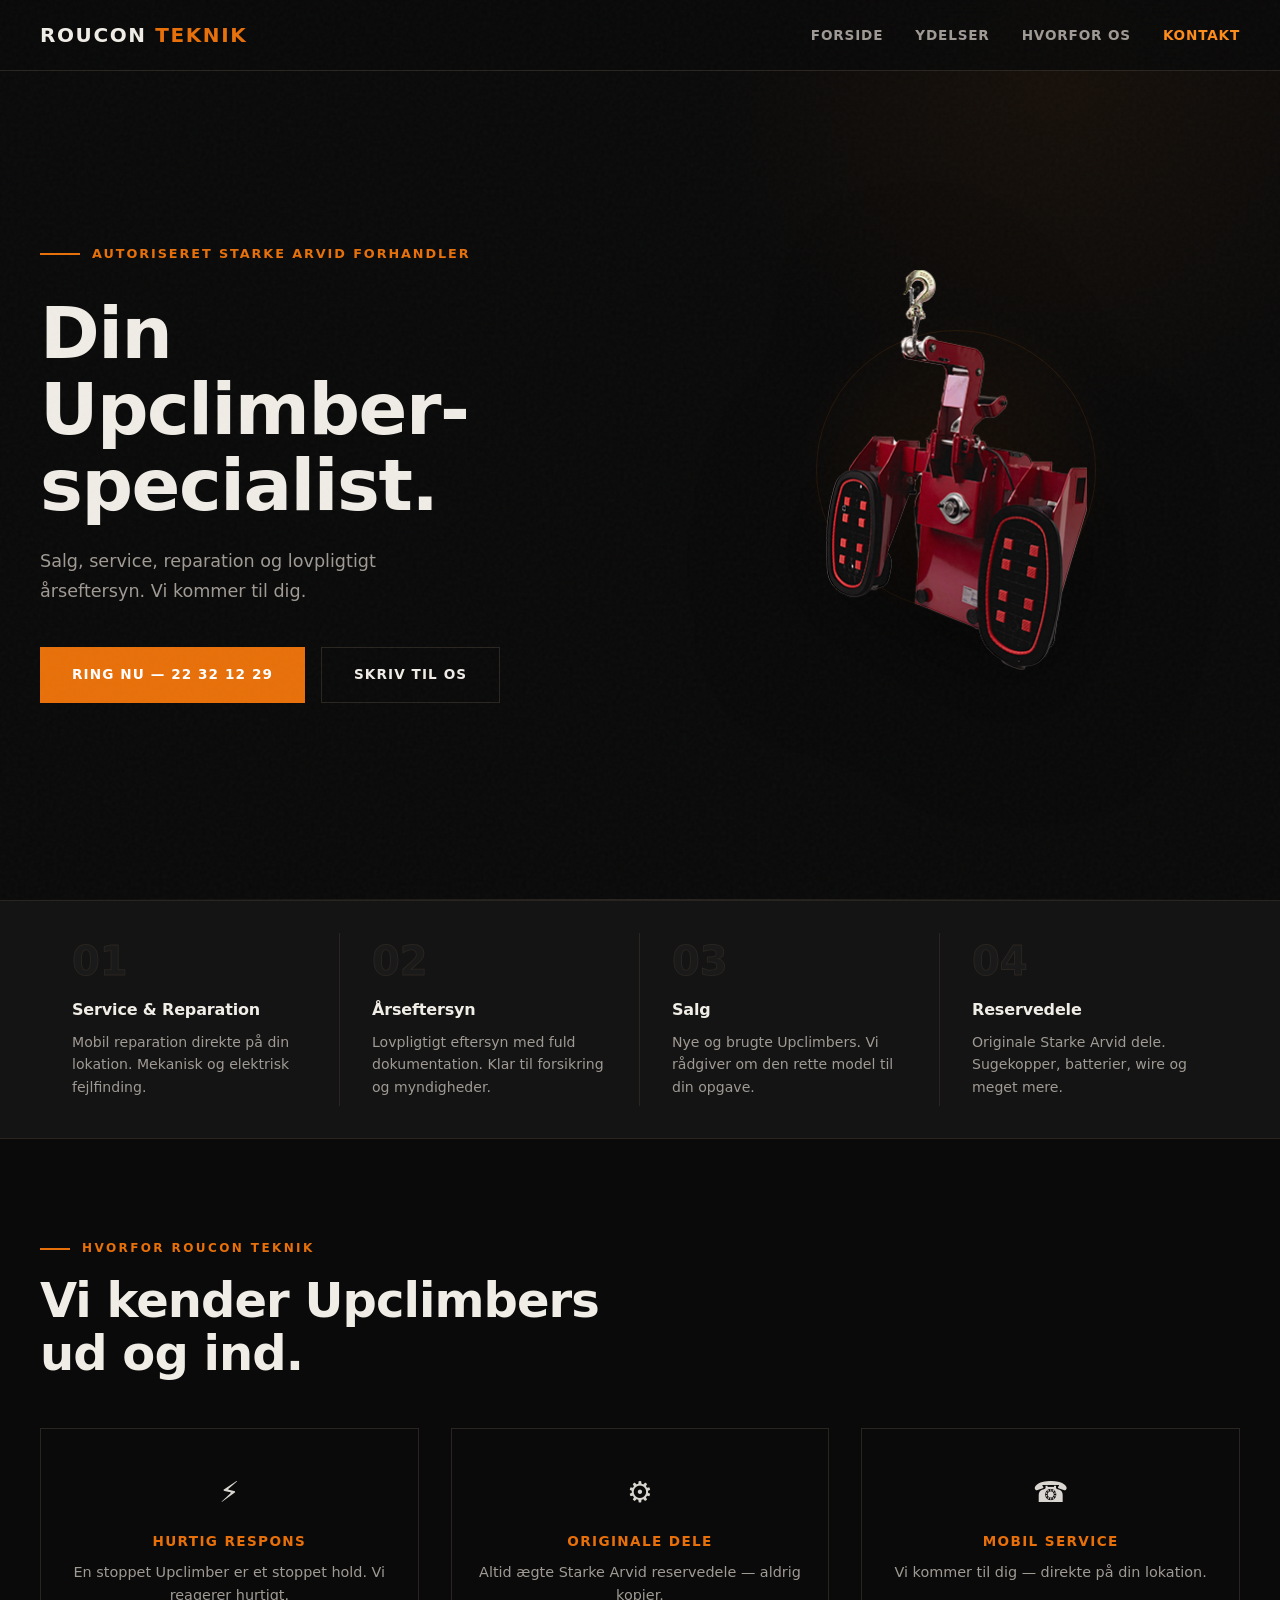
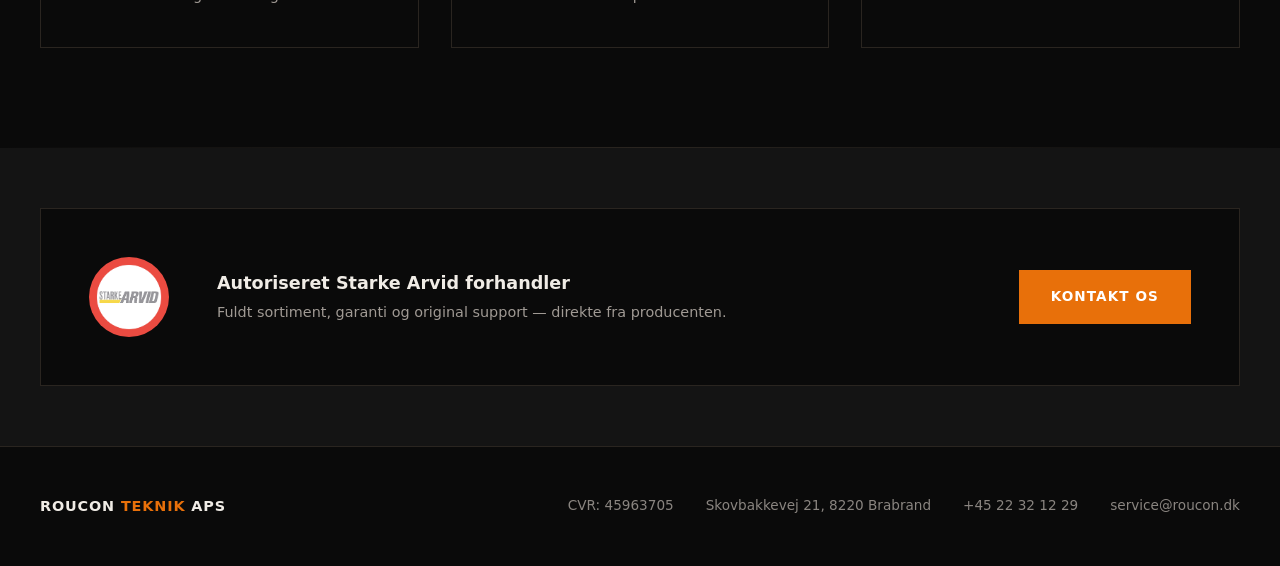
<file: upclimber.html>
<!DOCTYPE html>
<html lang="da">
<head>
    <meta charset="UTF-8">
    <meta name="author" content="Entropy Control">
    <meta name="viewport" content="width=device-width, initial-scale=1.0">
    <title>Upclimber — Salg, Service & Reparation | Roucon Teknik ApS</title>
    <meta name="description" content="Roucon Teknik ApS — Autoriseret Starke Arvid forhandler. Salg, service, reparation og lovpligtigt årseftersyn af Upclimbers.">
    <meta property="og:title" content="Upclimber — Roucon Teknik ApS">
    <meta property="og:description" content="Salg, service, reparation og årseftersyn af Upclimbers. Autoriseret Starke Arvid forhandler.">
    <meta property="og:type" content="website">
    <link rel="icon" href="data:image/svg+xml,<svg xmlns='http://www.w3.org/2000/svg' viewBox='0 0 100 100'><text y='.9em' font-size='90'>🔧</text></svg>">
    <link rel="stylesheet" href="styles.css">
</head>
<body class="page-upclimber">

    <!-- NAVIGATION -->
    <nav>
        <div class="nav-inner">
            <a href="index.html" class="nav-logo">ROUCON <span>TEKNIK</span></a>
            <ul class="nav-links" id="navLinks">
                <li><a href="index.html">Forside</a></li>
                <li><a href="#ydelser">Ydelser</a></li>
                <li><a href="#hvorfor">Hvorfor os</a></li>
                <li><a href="#contact">Kontakt</a></li>
            </ul>
            <button class="nav-toggle" id="navToggle" aria-label="Menu">
                <span></span>
                <span></span>
                <span></span>
            </button>
        </div>
    </nav>

    <main>

        <!-- SPLIT HERO -->
        <section class="uc-hero">
            <div class="uc-hero-inner">
                <div class="uc-hero-text">
                    <div class="hero-tag">Autoriseret Starke Arvid forhandler</div>
                    <h1>Din Upclimber-<span class="line-accent">specialist.</span></h1>
                    <p class="uc-hero-desc">
                        Salg, service, reparation og lovpligtigt årseftersyn. Vi kommer til dig.
                    </p>
                    <div class="hero-cta-group">
                        <a href="tel:+4522321229" class="btn btn-primary">Ring nu — 22 32 12 29</a>
                        <a href="mailto:service@roucon.dk" class="btn btn-outline">Skriv til os</a>
                    </div>
                </div>
                <div class="uc-hero-visual">
                    <div class="uc-hero-img-wrap">
                        <img src="img/upclimber.png" alt="Starke Arvid Upclimber" class="uc-hero-img">
                    </div>
                </div>
            </div>
        </section>

        <!-- SERVICE PILLARS — horizontal strip -->
        <section class="uc-pillars" id="ydelser">
            <div class="uc-pillars-inner">
                <div class="uc-pillar">
                    <div class="uc-pillar-number">01</div>
                    <h3>Service & Reparation</h3>
                    <p>Mobil reparation direkte på din lokation. Mekanisk og elektrisk fejlfinding.</p>
                </div>
                <div class="uc-pillar">
                    <div class="uc-pillar-number">02</div>
                    <h3>Årseftersyn</h3>
                    <p>Lovpligtigt eftersyn med fuld dokumentation. Klar til forsikring og myndigheder.</p>
                </div>
                <div class="uc-pillar">
                    <div class="uc-pillar-number">03</div>
                    <h3>Salg</h3>
                    <p>Nye og brugte Upclimbers. Vi rådgiver om den rette model til din opgave.</p>
                </div>
                <div class="uc-pillar">
                    <div class="uc-pillar-number">04</div>
                    <h3>Reservedele</h3>
                    <p>Originale Starke Arvid dele. Sugekopper, batterier, wire og meget mere.</p>
                </div>
            </div>
        </section>

        <!-- WHY US — compact -->
        <section class="uc-why" id="hvorfor">
            <div class="section-inner">
                <div class="section-label">Hvorfor Roucon Teknik</div>
                <h2 class="section-title">Vi kender Upclimbers<br>ud og ind.</h2>
                <div class="uc-why-grid">
                    <div class="uc-why-item">
                        <div class="uc-why-icon">&#9889;</div>
                        <h4>Hurtig respons</h4>
                        <p>En stoppet Upclimber er et stoppet hold. Vi reagerer hurtigt.</p>
                    </div>
                    <div class="uc-why-item">
                        <div class="uc-why-icon">&#9881;</div>
                        <h4>Originale dele</h4>
                        <p>Altid ægte Starke Arvid reservedele — aldrig kopier.</p>
                    </div>
                    <div class="uc-why-item">
                        <div class="uc-why-icon">&#9742;</div>
                        <h4>Mobil service</h4>
                        <p>Vi kommer til dig — direkte på din lokation.</p>
                    </div>
                </div>
            </div>
        </section>

        <!-- PARTNER BANNER -->
        <section class="uc-partner-banner" id="contact">
            <div class="uc-partner-banner-inner">
                <img src="img/starke-avid-logo-round.png" alt="Starke Arvid logo" class="uc-partner-banner-logo">
                <div class="uc-partner-banner-text">
                    <h3>Autoriseret Starke Arvid forhandler</h3>
                    <p>Fuldt sortiment, garanti og original support — direkte fra producenten.</p>
                </div>
                <a href="tel:+4522321229" class="btn btn-primary">Kontakt os</a>
            </div>
        </section>

    </main>

    <!-- STICKY CTA BAR (mobile) -->
    <div class="uc-sticky-cta">
        <a href="tel:+4522321229" class="btn btn-primary">Ring +45 22 32 12 29</a>
    </div>

    <!-- FOOTER -->
    <footer>
        <div class="footer-inner">
            <div class="footer-brand">Roucon<span> Teknik</span> ApS</div>
            <div class="footer-info">
                <span>CVR: 45963705</span>
                <span>Skovbakkevej 21, 8220 Brabrand</span>
                <a href="tel:+4522321229">+45 22 32 12 29</a>
                <a href="mailto:service@roucon.dk">service@roucon.dk</a>
            </div>
        </div>
    </footer>

    <script src="nav.js"></script>

</body>
</html>
</file>
<file: styles.css>
*, *::before, *::after {
    margin: 0;
    padding: 0;
    box-sizing: border-box;
}

:focus:not(:focus-visible) {
    outline: none;
}

:root {
    --bg-dark: #0a0a0a;
    --bg-card: #141414;
    --bg-elevated: #1a1a1a;
    --accent: #e8700a;
    --accent-bright: #ff8c1a;
    --text-primary: #f0ece6;
    --text-secondary: #a09a94;
    --text-muted: #8a8580;
    --border: #2a2520;
    --font-body: 'Segoe UI', system-ui, -apple-system, sans-serif;
}

html {
    scroll-behavior: smooth;
}

body {
    font-family: var(--font-body);
    background-color: var(--bg-dark);
    color: var(--text-primary);
    line-height: 1.6;
    overflow-x: hidden;
    caret-color: transparent;
}

/* === NOISE TEXTURE OVERLAY === */
body::before {
    content: '';
    position: fixed;
    top: 0;
    left: 0;
    width: 100%;
    height: 100%;
    opacity: 0.03;
    background-image: url("data:image/svg+xml,%3Csvg viewBox='0 0 256 256' xmlns='http://www.w3.org/2000/svg'%3E%3Cfilter id='noise'%3E%3CfeTurbulence type='fractalNoise' baseFrequency='0.9' numOctaves='4' stitchTiles='stitch'/%3E%3C/filter%3E%3Crect width='100%25' height='100%25' filter='url(%23noise)'/%3E%3C/svg%3E");
    pointer-events: none;
    z-index: 9999;
}

/* === NAVIGATION === */
nav {
    position: fixed;
    top: 0;
    left: 0;
    right: 0;
    z-index: 1000;
    background: rgba(10, 10, 10, 0.85);
    backdrop-filter: blur(20px);
    border-bottom: 1px solid var(--border);
    padding: 0 2rem;
}

.nav-inner {
    max-width: 1200px;
    margin: 0 auto;
    display: flex;
    align-items: center;
    justify-content: space-between;
    height: 70px;
}

.nav-logo {
    font-size: 1.25rem;
    font-weight: 800;
    letter-spacing: 0.08em;
    text-transform: uppercase;
    color: var(--text-primary);
    text-decoration: none;
}

.nav-logo span {
    color: var(--accent);
}

.nav-links {
    display: flex;
    gap: 2rem;
    list-style: none;
}

.nav-links a {
    color: var(--text-secondary);
    text-decoration: none;
    font-size: 0.85rem;
    font-weight: 600;
    letter-spacing: 0.06em;
    text-transform: uppercase;
    transition: color 0.3s;
}

.nav-links a:hover,
.nav-links a.active {
    color: var(--accent-bright);
}

.nav-pill {
    background: rgba(232, 112, 10, 0.12);
    color: var(--accent-bright) !important;
    padding: 0.35rem 0.9rem;
    border-radius: 100px;
    transition: background 0.3s, color 0.3s;
}

.nav-pill:hover {
    background: rgba(232, 112, 10, 0.25);
}

.nav-toggle {
    display: none;
    background: none;
    border: none;
    cursor: pointer;
    padding: 0.5rem;
}

.nav-toggle span {
    display: block;
    width: 24px;
    height: 2px;
    background: var(--text-primary);
    margin: 6px 0;
    transition: 0.3s;
    transform-origin: center;
}

.nav-toggle.active span:nth-child(1) {
    transform: translateY(8px) rotate(45deg);
}

.nav-toggle.active span:nth-child(2) {
    opacity: 0;
}

.nav-toggle.active span:nth-child(3) {
    transform: translateY(-8px) rotate(-45deg);
}

/* === HERO === */
.hero {
    min-height: 100vh;
    display: flex;
    align-items: center;
    position: relative;
    padding: 120px 2rem 80px;
    overflow: hidden;
}

.hero::before {
    content: '';
    position: absolute;
    top: -50%;
    right: -20%;
    width: 800px;
    height: 800px;
    background: radial-gradient(circle, rgba(232, 112, 10, 0.08) 0%, transparent 70%);
    pointer-events: none;
}

.hero::after {
    content: '';
    position: absolute;
    bottom: 0;
    left: 0;
    right: 0;
    height: 1px;
    background: linear-gradient(90deg, transparent, var(--border), transparent);
}

.hero-inner {
    max-width: 1200px;
    margin: 0 auto;
    width: 100%;
}

/* === HERO BAR (full-bleed divider) === */
.hero-bar {
    height: 120px;
    overflow: hidden;
    position: relative;
}

.hero-bar::before,
.hero-bar::after {
    content: '';
    position: absolute;
    left: 0;
    right: 0;
    height: 1px;
    background: linear-gradient(90deg, transparent, var(--border), transparent);
    z-index: 1;
}

.hero-bar::before { top: 0; }
.hero-bar::after { bottom: 0; }

.hero-bar img {
    width: 100%;
    height: 100%;
    object-fit: cover;
    object-position: center 50%;
    display: block;
    filter: saturate(0.5) contrast(1.1) brightness(0.7);
}

.hero-tag {
    display: inline-flex;
    align-items: center;
    gap: 0.75rem;
    font-size: 0.8rem;
    font-weight: 700;
    letter-spacing: 0.15em;
    text-transform: uppercase;
    color: var(--accent);
    margin-bottom: 2rem;
}

.hero-tag::before {
    content: '';
    display: block;
    width: 40px;
    height: 2px;
    background: var(--accent);
}

.hero h1 {
    font-size: clamp(2.8rem, 7vw, 5.5rem);
    font-weight: 900;
    line-height: 1.05;
    letter-spacing: -0.02em;
    margin-bottom: 1.5rem;
    max-width: 900px;
}

.hero h1 .line-accent {
    color: var(--accent);
    display: block;
}

.hero-desc {
    font-size: 1.15rem;
    color: var(--text-secondary);
    max-width: 560px;
    margin-bottom: 2.5rem;
    line-height: 1.7;
}

.hero-cta-group {
    display: flex;
    gap: 1rem;
    flex-wrap: wrap;
}

/* === BUTTONS === */
.btn {
    display: inline-flex;
    align-items: center;
    gap: 0.5rem;
    padding: 1rem 2rem;
    font-size: 0.85rem;
    font-weight: 700;
    letter-spacing: 0.08em;
    text-transform: uppercase;
    text-decoration: none;
    border: none;
    cursor: pointer;
    transition: all 0.3s;
}

.btn-primary {
    background: var(--accent);
    color: #fff;
}

.btn-primary:hover {
    background: var(--accent-bright);
    transform: translateY(-2px);
    box-shadow: 0 8px 30px rgba(232, 112, 10, 0.3);
}

.btn-outline {
    background: transparent;
    color: var(--text-primary);
    border: 1px solid var(--border);
}

.btn-outline:hover {
    border-color: var(--accent);
    color: var(--accent-bright);
}

/* === HERO STATS (index) === */
.hero-stats {
    display: flex;
    gap: 3rem;
    margin-top: 4rem;
    padding-top: 3rem;
    border-top: 1px solid var(--border);
}

.hero-stat-number {
    font-size: 2rem;
    font-weight: 900;
    color: var(--accent);
    display: block;
}

.hero-stat-label {
    font-size: 0.8rem;
    color: var(--text-muted);
    text-transform: uppercase;
    letter-spacing: 0.08em;
    font-weight: 600;
}

/* === SECTION SHARED === */
section {
    padding: 100px 2rem;
    position: relative;
}

section::after {
    content: '';
    position: absolute;
    bottom: 0;
    left: 0;
    right: 0;
    height: 1px;
    background: linear-gradient(90deg, transparent, var(--border), transparent);
}

.section-inner {
    max-width: 1200px;
    margin: 0 auto;
}

.section-label {
    font-size: 0.75rem;
    font-weight: 700;
    letter-spacing: 0.2em;
    text-transform: uppercase;
    color: var(--accent);
    margin-bottom: 1rem;
    display: flex;
    align-items: center;
    gap: 0.75rem;
}

.section-label::before {
    content: '';
    width: 30px;
    height: 2px;
    background: var(--accent);
}

.section-title {
    font-size: clamp(2rem, 4vw, 3rem);
    font-weight: 900;
    line-height: 1.1;
    margin-bottom: 1.5rem;
    letter-spacing: -0.02em;
}

.section-desc {
    color: var(--text-secondary);
    max-width: 600px;
    font-size: 1.05rem;
    line-height: 1.7;
}

/* === OM OS (index) === */
.about {
    background: var(--bg-card);
}

.about-grid {
    display: grid;
    grid-template-columns: 1fr 1fr;
    gap: 4rem;
    margin-top: 3rem;
    align-items: start;
}

.about-text p {
    color: var(--text-secondary);
    margin-bottom: 1.25rem;
    line-height: 1.8;
    font-size: 1.05rem;
}

.about-text strong {
    color: var(--text-primary);
}

.about-highlights {
    display: flex;
    flex-direction: column;
    gap: 1.5rem;
}

.about-highlight {
    background: var(--bg-dark);
    border: 1px solid var(--border);
    padding: 1.75rem;
    position: relative;
    overflow: hidden;
}

.about-highlight::before {
    content: '';
    position: absolute;
    left: 0;
    top: 0;
    bottom: 0;
    width: 3px;
    background: var(--accent);
}

.about-highlight-title {
    font-size: 0.8rem;
    font-weight: 700;
    text-transform: uppercase;
    letter-spacing: 0.1em;
    color: var(--accent);
    margin-bottom: 0.5rem;
}

.about-highlight p {
    color: var(--text-secondary);
    font-size: 0.95rem;
    line-height: 1.6;
}

/* === YDELSER (index) === */
.services-grid {
    display: grid;
    grid-template-columns: repeat(2, 1fr);
    gap: 1.5rem;
    margin-top: 3rem;
}

.service-card {
    background: var(--bg-card);
    border: 1px solid var(--border);
    padding: 2.5rem;
    position: relative;
    overflow: hidden;
    transition: all 0.4s;
}

.service-card:hover {
    border-color: var(--accent);
    transform: translateY(-4px);
    box-shadow: 0 20px 60px rgba(0, 0, 0, 0.4);
}

.service-card::after {
    content: '';
    position: absolute;
    top: 0;
    left: 0;
    right: 0;
    height: 3px;
    background: linear-gradient(90deg, var(--accent), transparent);
    opacity: 0;
    transition: opacity 0.4s;
}

.service-card:hover::after {
    opacity: 1;
}

.service-number {
    font-size: 4rem;
    font-weight: 900;
    color: var(--bg-elevated);
    line-height: 1;
    margin-bottom: 1rem;
    -webkit-text-stroke: 1px var(--border);
}

.service-card:hover .service-number {
    -webkit-text-stroke: 1px var(--accent);
    color: rgba(232, 112, 10, 0.05);
}

.service-title {
    font-size: 1.35rem;
    font-weight: 800;
    margin-bottom: 0.75rem;
    letter-spacing: -0.01em;
}

.service-desc {
    color: var(--text-secondary);
    line-height: 1.7;
    font-size: 0.95rem;
}

.service-card-upclimber {
    grid-column: 1 / -1;
    display: flex;
    align-items: center;
    gap: 2.5rem;
}

.service-card-upclimber-text {
    flex: 1;
}

.service-card-upclimber-img {
    flex-shrink: 0;
    width: 275px;
    position: relative;
    display: flex;
    align-items: center;
    justify-content: center;
    align-self: stretch;
}

.service-card-upclimber-img::before {
    content: '';
    position: absolute;
    width: 200px;
    height: 200px;
    border-radius: 50%;
    background: radial-gradient(circle, rgba(232, 112, 10, 0.15) 0%, transparent 70%);
    top: 50%;
    left: 50%;
    transform: translate(-50%, -50%);
    pointer-events: none;
}

.service-card-upclimber-img img {
    max-width: 100%;
    max-height: 180px;
    object-fit: contain;
    filter: drop-shadow(0 20px 40px rgba(0, 0, 0, 0.5));
    transform: translateY(-10px);
    transition: transform 0.5s ease, filter 0.5s ease;
}

.service-card-upclimber:hover .service-card-upclimber-img img {
    transform: translateY(-20px) scale(1.05);
    filter: drop-shadow(0 30px 50px rgba(0, 0, 0, 0.6)) drop-shadow(0 0 20px rgba(232, 112, 10, 0.15));
}

.service-link {
    display: inline-block;
    margin-top: 1rem;
    font-size: 0.8rem;
    font-weight: 700;
    letter-spacing: 0.08em;
    text-transform: uppercase;
    color: var(--accent);
    text-decoration: none;
    transition: color 0.3s;
}

.service-link:hover {
    color: var(--accent-bright);
}

/* === KONTAKT === */
.contact {
    background: var(--bg-card);
}

.contact-grid {
    display: grid;
    grid-template-columns: 1fr 1fr;
    gap: 4rem;
    margin-top: 3rem;
}

.contact-info {
    display: flex;
    flex-direction: column;
    gap: 2rem;
}

.contact-item {
    display: flex;
    align-items: flex-start;
    gap: 1rem;
}

.contact-icon {
    width: 48px;
    height: 48px;
    background: var(--bg-dark);
    border: 1px solid var(--border);
    display: flex;
    align-items: center;
    justify-content: center;
    flex-shrink: 0;
    font-size: 1.1rem;
}

.contact-item-label {
    font-size: 0.75rem;
    font-weight: 700;
    text-transform: uppercase;
    letter-spacing: 0.1em;
    color: var(--text-muted);
    margin-bottom: 0.25rem;
}

.contact-item-value {
    color: var(--text-primary);
    font-size: 1rem;
    font-weight: 600;
}

.contact-item-value a {
    color: var(--text-primary);
    text-decoration: none;
    transition: color 0.3s;
}

.contact-item-value a:hover {
    color: var(--accent-bright);
}

.copy-btn {
    display: inline-flex;
    align-items: center;
    justify-content: center;
    padding: 0.25rem 0.6rem;
    background: var(--bg-dark);
    border: 1px solid var(--border);
    color: var(--text-muted);
    cursor: pointer;
    font-size: 0.75rem;
    font-weight: 600;
    margin-left: 0.5rem;
    vertical-align: middle;
    transition: all 0.3s;
}

.copy-btn:hover {
    border-color: var(--accent);
    color: var(--accent);
}

.copy-btn.copied {
    border-color: #4caf50;
    color: #4caf50;
}

.contact-cta {
    background: var(--bg-dark);
    border: 1px solid var(--border);
    padding: 2.5rem;
    display: flex;
    flex-direction: column;
    justify-content: center;
}

.contact-cta h3 {
    font-size: 1.5rem;
    font-weight: 800;
    margin-bottom: 1rem;
}

.contact-cta p {
    color: var(--text-secondary);
    line-height: 1.7;
    margin-bottom: 2rem;
}

.contact-cta .btn {
    align-self: flex-start;
}

/* === FOOTER === */
footer {
    padding: 3rem 2rem;
    border-top: 1px solid var(--border);
    background: var(--bg-dark);
}

.footer-inner {
    max-width: 1200px;
    margin: 0 auto;
    display: flex;
    align-items: center;
    justify-content: space-between;
    flex-wrap: wrap;
    gap: 1rem;
}

.footer-brand {
    font-size: 0.9rem;
    font-weight: 700;
    letter-spacing: 0.06em;
    text-transform: uppercase;
}

.footer-brand span {
    color: var(--accent);
}

.footer-info {
    color: var(--text-muted);
    font-size: 0.85rem;
    display: flex;
    gap: 2rem;
    flex-wrap: wrap;
}

.footer-info a {
    color: var(--text-muted);
    text-decoration: none;
    transition: color 0.3s;
}

.footer-info a:hover {
    color: var(--accent);
}

/* === UPCLIMBER PAGE === */

/* Split hero */
.uc-hero {
    min-height: 100vh;
    display: flex;
    align-items: center;
    padding: 120px 2rem 80px;
    overflow: hidden;
}

.uc-hero::before {
    content: '';
    position: absolute;
    top: -30%;
    right: -10%;
    width: 700px;
    height: 700px;
    background: radial-gradient(circle, rgba(232, 112, 10, 0.06) 0%, transparent 70%);
    pointer-events: none;
}

.uc-hero-inner {
    max-width: 1200px;
    margin: 0 auto;
    width: 100%;
    display: grid;
    grid-template-columns: 1fr 1fr;
    gap: 4rem;
    align-items: center;
}

.uc-hero h1 {
    font-size: clamp(2.5rem, 6vw, 4.5rem);
    font-weight: 900;
    line-height: 1.05;
    letter-spacing: -0.02em;
    margin-bottom: 1.5rem;
}

.uc-hero-desc {
    font-size: 1.1rem;
    color: var(--text-secondary);
    max-width: 440px;
    margin-bottom: 2.5rem;
    line-height: 1.7;
}

.uc-hero-visual {
    display: flex;
    align-items: center;
    justify-content: center;
}

.uc-hero-img-wrap {
    position: relative;
    display: flex;
    align-items: center;
    justify-content: center;
}

.uc-hero-img-wrap::before {
    content: '';
    position: absolute;
    width: 320px;
    height: 320px;
    border-radius: 50%;
    background: radial-gradient(circle, rgba(232, 112, 10, 0.1) 0%, transparent 70%);
    pointer-events: none;
}

.uc-hero-img-wrap::after {
    content: '';
    position: absolute;
    width: 280px;
    height: 280px;
    border: 1px solid rgba(232, 112, 10, 0.12);
    border-radius: 50%;
    pointer-events: none;
}

.uc-hero-img {
    max-height: 400px;
    width: auto;
    filter: drop-shadow(0 30px 60px rgba(0, 0, 0, 0.6));
    position: relative;
    z-index: 1;
    animation: uc-float 4s ease-in-out infinite;
}

@keyframes uc-float {
    0%, 100% { transform: translateY(0); }
    50% { transform: translateY(-12px); }
}

/* Pillars strip */
.uc-pillars {
    background: var(--bg-card);
    padding: 0;
    border-top: 1px solid var(--border);
    border-bottom: 1px solid var(--border);
}

.uc-pillars::after {
    display: none;
}

.uc-pillars-inner {
    max-width: 1200px;
    margin: 0 auto;
    display: grid;
    grid-template-columns: repeat(4, 1fr);
}

.uc-pillar {
    padding: 2.5rem 2rem;
    position: relative;
}

.uc-pillar:not(:last-child)::after {
    content: '';
    position: absolute;
    right: 0;
    top: 2rem;
    bottom: 2rem;
    width: 1px;
    background: var(--border);
}

.uc-pillar-number {
    font-size: 2.5rem;
    font-weight: 900;
    color: var(--bg-elevated);
    -webkit-text-stroke: 1px var(--border);
    line-height: 1;
    margin-bottom: 1rem;
    transition: all 0.3s;
}

.uc-pillar:hover .uc-pillar-number {
    -webkit-text-stroke: 1px var(--accent);
    color: rgba(232, 112, 10, 0.05);
}

.uc-pillar h3 {
    font-size: 1rem;
    font-weight: 800;
    margin-bottom: 0.5rem;
    letter-spacing: -0.01em;
}

.uc-pillar p {
    color: var(--text-secondary);
    font-size: 0.88rem;
    line-height: 1.6;
}

/* Why us */
.uc-why {
    background: var(--bg-dark);
}

.uc-why-grid {
    display: grid;
    grid-template-columns: repeat(3, 1fr);
    gap: 2rem;
    margin-top: 3rem;
}

.uc-why-item {
    text-align: center;
    padding: 2.5rem 1.5rem;
    border: 1px solid var(--border);
    transition: all 0.4s;
}

.uc-why-item:hover {
    border-color: var(--accent);
    transform: translateY(-4px);
    box-shadow: 0 20px 60px rgba(0, 0, 0, 0.4);
}

.uc-why-icon {
    font-size: 1.8rem;
    margin-bottom: 1rem;
    opacity: 0.9;
}

.uc-why-item h4 {
    font-size: 0.85rem;
    font-weight: 700;
    text-transform: uppercase;
    letter-spacing: 0.1em;
    color: var(--accent);
    margin-bottom: 0.5rem;
}

.uc-why-item p {
    color: var(--text-secondary);
    font-size: 0.9rem;
    line-height: 1.6;
}

/* Partner banner */
.uc-partner-banner {
    background: var(--bg-card);
    padding: 60px 2rem;
}

.uc-partner-banner::after {
    display: none;
}

.uc-partner-banner-inner {
    max-width: 1200px;
    margin: 0 auto;
    display: flex;
    align-items: center;
    gap: 3rem;
    background: var(--bg-dark);
    border: 1px solid var(--border);
    padding: 3rem;
}

.uc-partner-banner-logo {
    width: 80px;
    height: 80px;
    border-radius: 50%;
    object-fit: cover;
    flex-shrink: 0;
}

.uc-partner-banner-text {
    flex: 1;
}

.uc-partner-banner-text h3 {
    font-size: 1.1rem;
    font-weight: 800;
    margin-bottom: 0.25rem;
}

.uc-partner-banner-text p {
    color: var(--text-secondary);
    font-size: 0.9rem;
}

.uc-partner-banner .btn {
    flex-shrink: 0;
}

/* Sticky CTA (mobile only) */
.uc-sticky-cta {
    display: none;
}

/* === RESPONSIVE === */
@media (max-width: 900px) {
    .about-grid,
    .contact-grid {
        grid-template-columns: 1fr;
        gap: 2.5rem;
    }

    .services-grid {
        grid-template-columns: 1fr;
    }

    .hero-bar {
        height: 90px;
    }

    .hero-stats {
        gap: 2rem;
    }

    .uc-hero-inner {
        grid-template-columns: 1fr;
        text-align: center;
    }

    .uc-hero-desc {
        margin-left: auto;
        margin-right: auto;
    }

    .uc-hero .hero-cta-group {
        justify-content: center;
    }

    .uc-pillars-inner {
        grid-template-columns: repeat(2, 1fr);
    }

    .uc-pillar:nth-child(2)::after {
        display: none;
    }

    .uc-why-grid {
        grid-template-columns: 1fr;
    }

    .uc-partner-banner-inner {
        flex-direction: column;
        text-align: center;
    }
}

@media (max-width: 700px) {
    .nav-links {
        display: none;
        position: absolute;
        top: 70px;
        left: 0;
        right: 0;
        background: rgba(10, 10, 10, 0.97);
        flex-direction: column;
        padding: 1.5rem 2rem;
        gap: 1rem;
        border-bottom: 1px solid var(--border);
    }

    .nav-links.active {
        display: flex;
    }

    .nav-toggle {
        display: block;
    }

    .hero {
        padding: 120px 1.5rem 60px;
    }

    .hero h1 {
        font-size: 2.2rem;
    }

    .hero-bar {
        height: 70px;
    }

    .hero-stats {
        flex-direction: column;
        gap: 1.5rem;
    }

    section {
        padding: 70px 1.5rem;
    }

    .service-card {
        padding: 1.75rem;
    }

    .service-card-upclimber-img {
        display: none;
    }

    .service-number {
        font-size: 3rem;
    }

    .contact-cta {
        padding: 1.75rem;
    }

    .footer-inner {
        flex-direction: column;
        text-align: center;
    }

    .footer-info {
        flex-direction: column;
        gap: 0.5rem;
    }

    /* Upclimber responsive */
    .uc-hero-inner {
        grid-template-columns: 1fr;
        text-align: center;
        gap: 2rem;
    }

    .uc-hero-desc {
        margin-left: auto;
        margin-right: auto;
    }

    .uc-hero .hero-cta-group {
        justify-content: center;
    }

    .uc-hero-img {
        max-height: 250px;
    }

    .uc-hero-img-wrap::before {
        width: 220px;
        height: 220px;
    }

    .uc-hero-img-wrap::after {
        width: 190px;
        height: 190px;
    }

    .uc-pillars-inner {
        grid-template-columns: 1fr;
    }

    .uc-pillar:not(:last-child)::after {
        right: 2rem;
        left: 2rem;
        top: auto;
        bottom: 0;
        width: auto;
        height: 1px;
    }

    .uc-why-grid {
        grid-template-columns: 1fr;
    }

    .uc-partner-banner-inner {
        flex-direction: column;
        text-align: center;
        padding: 2rem;
    }


    /* Sticky CTA visible on mobile */
    .page-upclimber .uc-sticky-cta {
        display: flex;
        position: fixed;
        bottom: 0;
        left: 0;
        right: 0;
        z-index: 999;
        background: rgba(10, 10, 10, 0.95);
        backdrop-filter: blur(10px);
        padding: 0.75rem 1.5rem;
        border-top: 1px solid var(--border);
        justify-content: center;
    }

    .page-upclimber .uc-sticky-cta .btn {
        width: 100%;
        justify-content: center;
    }

    .page-upclimber footer {
        padding-bottom: 5rem;
    }
}
</file>
